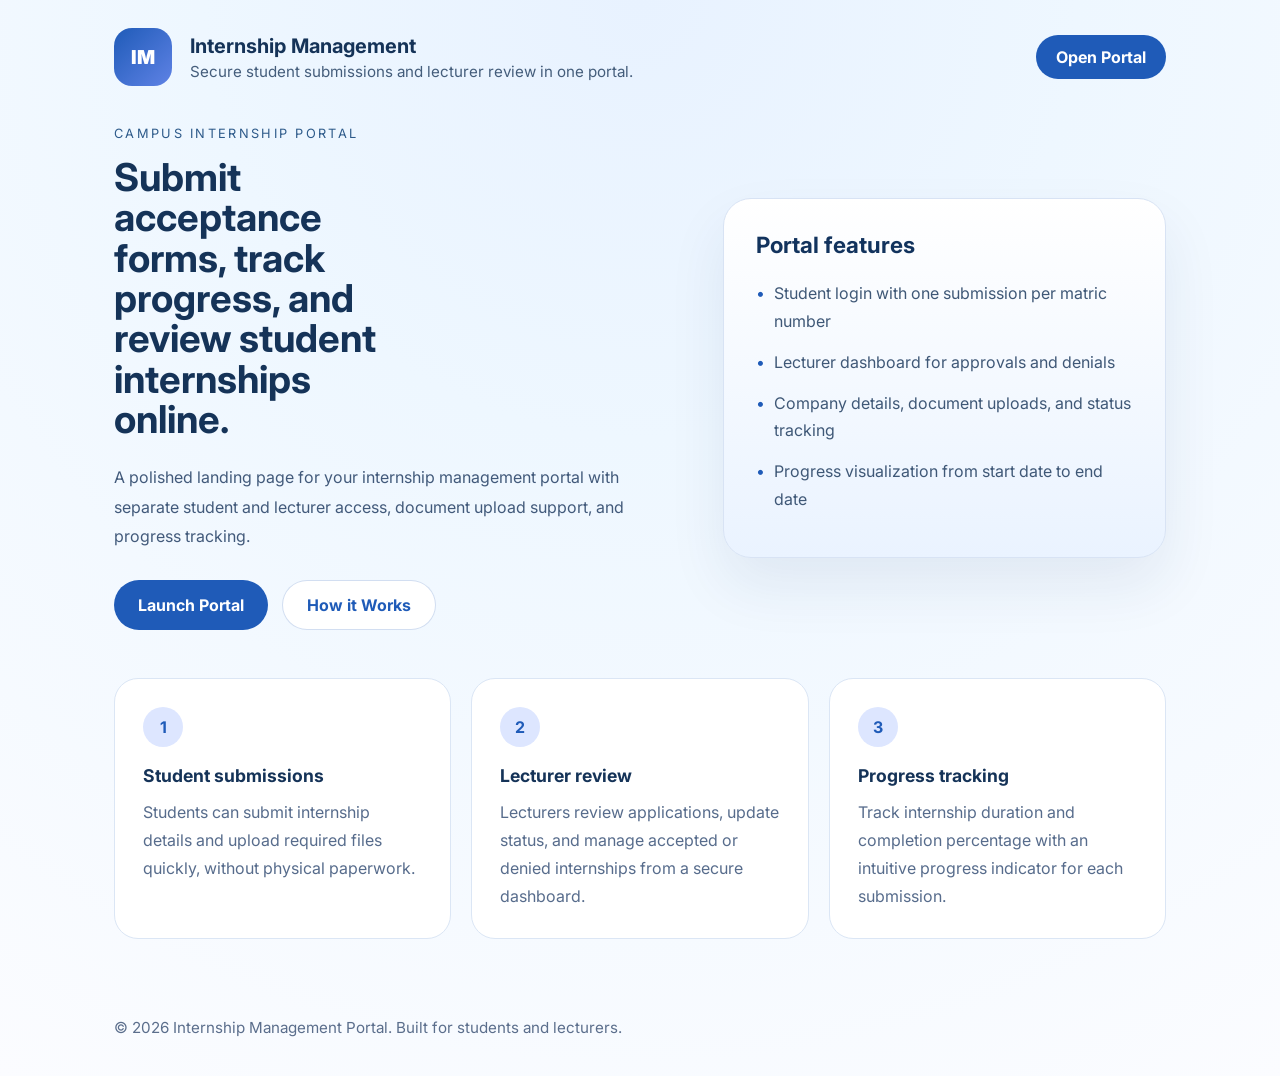
<file: Internship Project/index.html>
<!DOCTYPE html>
<html lang="en">
<head>
  <meta charset="UTF-8" />
  <meta name="viewport" content="width=device-width, initial-scale=1.0" />
  <title>Internship Management Portal</title>
  <link rel="preconnect" href="https://fonts.googleapis.com" />
  <link rel="preconnect" href="https://fonts.gstatic.com" crossorigin />
  <link href="https://fonts.googleapis.com/css2?family=Inter:wght@400;500;600;700;800&display=swap" rel="stylesheet" />
  <link rel="stylesheet" href="landing.css" />
</head>
<body>
  <div class="landing-shell">
    <header class="landing-header">
      <div class="brand">
        <div class="brand-mark">IM</div>
        <div>
          <h1>Internship Management</h1>
          <p>Secure student submissions and lecturer review in one portal.</p>
        </div>
      </div>
      <nav class="landing-nav">
        <a href="internship_management.html">Open Portal</a>
      </nav>
    </header>

    <main class="landing-main">
      <section class="hero">
        <div class="hero-copy">
          <p class="eyebrow">Campus internship portal</p>
          <h2>Submit acceptance forms, track progress, and review student internships online.</h2>
          <p class="hero-text">A polished landing page for your internship management portal with separate student and lecturer access, document upload support, and progress tracking.</p>
          <div class="hero-buttons">
            <a class="button primary" href="internship_management.html">Launch Portal</a>
            <a class="button outline" href="#why-it-works">How it Works</a>
          </div>
        </div>
        <div class="hero-visual">
          <div class="hero-card">
            <h3>Portal features</h3>
            <ul>
              <li>Student login with one submission per matric number</li>
              <li>Lecturer dashboard for approvals and denials</li>
              <li>Company details, document uploads, and status tracking</li>
              <li>Progress visualization from start date to end date</li>
            </ul>
          </div>
        </div>
      </section>

      <section id="why-it-works" class="features">
        <div class="feature-card">
          <span>1</span>
          <h3>Student submissions</h3>
          <p>Students can submit internship details and upload required files quickly, without physical paperwork.</p>
        </div>
        <div class="feature-card">
          <span>2</span>
          <h3>Lecturer review</h3>
          <p>Lecturers review applications, update status, and manage accepted or denied internships from a secure dashboard.</p>
        </div>
        <div class="feature-card">
          <span>3</span>
          <h3>Progress tracking</h3>
          <p>Track internship duration and completion percentage with an intuitive progress indicator for each submission.</p>
        </div>
      </section>
    </main>

    <footer class="landing-footer">
      <p>&copy; 2026 Internship Management Portal. Built for students and lecturers.</p>
    </footer>
  </div>
</body>
</html>
</file>
<file: Internship Project/landing.css>
* {
  box-sizing: border-box;
}

body {
  margin: 0;
  font-family: 'Inter', Arial, sans-serif;
  background: radial-gradient(circle at top, #e8f2ff 0%, #eef7ff 35%, #fbfcff 100%);
  color: #153358;
}

.landing-shell {
  min-height: 100vh;
  display: flex;
  flex-direction: column;
}

.landing-header {
  width: min(1100px, 100%);
  margin: 0 auto;
  padding: 28px 24px 0;
  display: flex;
  justify-content: space-between;
  align-items: center;
}

.brand {
  display: flex;
  align-items: center;
  gap: 18px;
}

.brand-mark {
  width: 58px;
  height: 58px;
  border-radius: 18px;
  background: linear-gradient(135deg, #1f5bb8 0%, #5f82e5 100%);
  color: white;
  display: grid;
  place-items: center;
  font-size: 1.2rem;
  font-weight: 900;
}

.brand h1 {
  margin: 0;
  font-size: 1.25rem;
}

.brand p {
  margin: 4px 0 0;
  color: #445d7b;
  font-size: 0.95rem;
}

.landing-nav a {
  display: inline-flex;
  align-items: center;
  justify-content: center;
  padding: 12px 20px;
  border-radius: 999px;
  background: #1f5bb8;
  color: #ffffff;
  text-decoration: none;
  font-weight: 700;
  transition: transform 0.2s ease, box-shadow 0.2s ease;
}

.landing-nav a:hover {
  transform: translateY(-1px);
  box-shadow: 0 14px 28px rgba(31, 91, 184, 0.16);
}

.landing-main {
  width: min(1100px, 100%);
  margin: 40px auto 0;
  padding: 0 24px 40px;
}

.hero {
  display: grid;
  grid-template-columns: minmax(0, 1.3fr) minmax(300px, 1fr);
  gap: 32px;
  align-items: center;
}

.eyebrow {
  margin: 0 0 16px;
  color: #2d5a8a;
  text-transform: uppercase;
  letter-spacing: 0.18em;
  font-size: 0.8rem;
}

.hero h2 {
  margin: 0;
  font-size: clamp(2rem, 3vw, 3.4rem);
  line-height: 1.05;
  max-width: 12ch;
}

.hero-text {
  margin: 24px 0 0;
  max-width: 32rem;
  color: #425a7b;
  font-size: 1rem;
  line-height: 1.85;
}

.hero-buttons {
  display: flex;
  flex-wrap: wrap;
  gap: 14px;
  margin-top: 28px;
}

.button {
  display: inline-flex;
  align-items: center;
  justify-content: center;
  gap: 10px;
  padding: 14px 24px;
  border-radius: 999px;
  font-weight: 700;
  text-decoration: none;
}

.button.primary {
  background: #1f5bb8;
  color: #ffffff;
}

.button.outline {
  border: 1px solid rgba(31, 91, 184, 0.2);
  color: #1f5bb8;
  background: white;
}

.hero-visual {
  display: flex;
  justify-content: flex-end;
}

.hero-card {
  width: 100%;
  min-height: 360px;
  padding: 32px;
  border-radius: 28px;
  background: linear-gradient(180deg, #ffffff 0%, #eaf3ff 100%);
  border: 1px solid #d8e3f4;
  box-shadow: 0 28px 58px rgba(20, 54, 96, 0.08);
}

.hero-card h3 {
  margin-top: 0;
  font-size: 1.4rem;
  color: #12335d;
}

.hero-card ul {
  margin: 20px 0 0;
  padding: 0;
  list-style: none;
  display: grid;
  gap: 14px;
}

.hero-card li {
  padding-left: 18px;
  position: relative;
  color: #3f5877;
  line-height: 1.7;
}

.hero-card li::before {
  content: '•';
  position: absolute;
  left: 0;
  color: #1f5bb8;
}

.features {
  display: grid;
  grid-template-columns: repeat(3, minmax(0, 1fr));
  gap: 20px;
  margin-top: 48px;
}

.feature-card {
  padding: 28px;
  background: #ffffff;
  border: 1px solid #dbe6f5;
  border-radius: 24px;
}

.feature-card span {
  display: inline-flex;
  align-items: center;
  justify-content: center;
  width: 40px;
  height: 40px;
  border-radius: 50%;
  background: #dde6ff;
  color: #1f5bb8;
  font-weight: 700;
  margin-bottom: 18px;
}

.feature-card h3 {
  margin: 0 0 12px;
  font-size: 1.1rem;
}

.feature-card p {
  margin: 0;
  color: #576c8c;
  line-height: 1.75;
}

.landing-footer {
  width: min(1100px, 100%);
  margin: 0 auto;
  padding: 24px;
  color: #5b6e8c;
  font-size: 0.95rem;
}

@media (max-width: 860px) {
  .landing-header,
  .landing-main,
  .landing-footer {
    padding-left: 18px;
    padding-right: 18px;
  }

  .hero {
    grid-template-columns: 1fr;
  }

  .hero-visual {
    justify-content: center;
  }

  .features {
    grid-template-columns: 1fr;
  }
}
</file>
